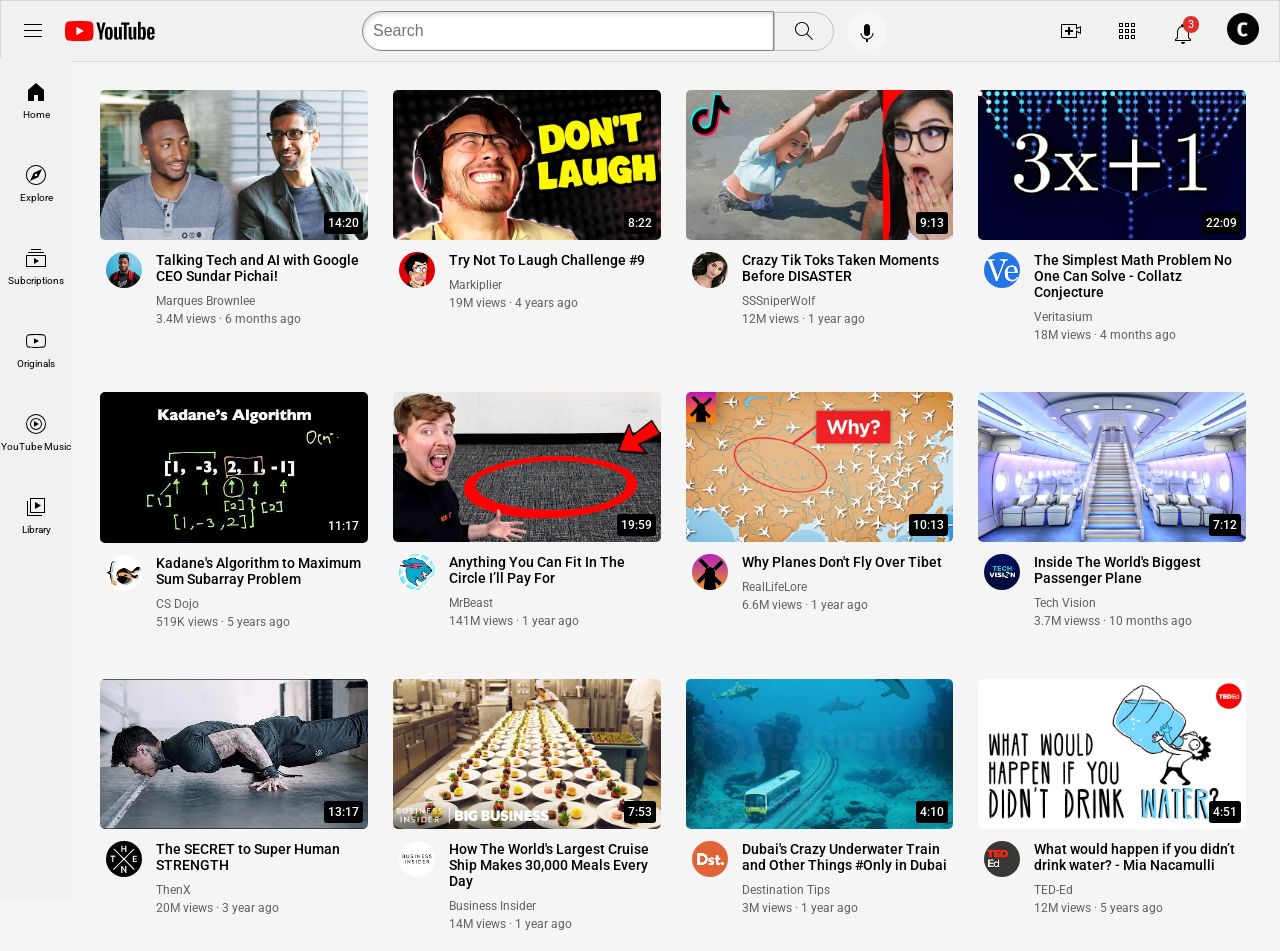
<file: index.html>
<!DOCTYPE html>
<html lang="en">
  <head>
    <meta charset="UTF-8" />
    <meta name="viewport" content="width=device-width, initial-scale=1.0" />
    <title>YouTube.Com</title>
    <link rel="stylesheet" href="general.css" />
    <link rel="stylesheet" href="thumbnails/" />
    <link rel="stylesheet" href="/video-preview.css" />
    <link rel="preconnect" href="https://fonts.googleapis.com" />
    <link rel="preconnect" href="https://fonts.gstatic.com" crossorigin />
    <link rel="stylesheet" href="/duration.css" />
    <link rel="stylesheet" href="/sidebar.css" />
    <link
      href="https://fonts.googleapis.com/css2?family=Roboto:ital,wght@0,100..900;1,100..900&display=swap"
      rel="stylesheet"
    />
    <link rel="stylesheet" href="/webpagegrid.css" />
    <link rel="stylesheet" href="headergrid.css" />
  </head>
  <body>
    <div class="header">
      <div class="left-section">
        <img class="threeline" src="/icons/hamburger-menu.svg" alt="" />
        <img class="youtubelogo" src="/icons/youtube-logo.svg" alt="" />
      </div>
      <div class="middle-section">
        <input type="text" class="search-bar" placeholder="Search" />
        <button class="searchbutton">
          <img class="searchicon" src="/icons/search.svg" alt="" />
          <div class="tooltip">Search</div>
        </button>
        <button class="voicebutton">
          <img
            class="voicesearchicon"
            src="/icons/voice-search-icon.svg"
            alt=""
          />
          <div class="tooltip">Search with your voice</div>
        </button>
      </div>

      <div class="right-section">
        <div class="uploadicon-contrainer">
          <img class="uploadicon" src="/icons/upload.svg" alt="" />
          <div class="tooltip">Create</div>
        </div>

        <div class="youtube-apps-contrainer">
          <img class="youtubeapps" src="/icons/youtube-apps.svg" alt="" />
          <div class="tooltip">YouTube apps</div>
        </div>

        <div class="notifications-container">
          <img
            class="notificationsicon"
            src="/icons/notifications.svg"
            alt=""
          />
          <div class="tooltip">Notifications</div>

          <div class="notifications-count">3</div>
        </div>
        <a href="https://youtube.com/@cobraffx2405?si=aRqlG4aFWe2J39yZ">
          <img class="mychannelicon" src="/cobra ff.jpg" alt="" />
        </a>
      </div>
    </div>

    <div class="sidebar">
      <div class="sidebar-link">
        <img src="/icons/home.svg" alt="" />
        <div>Home</div>
      </div>
      <div class="sidebar-link">
        <img src="/icons/explore.svg" alt="" />
        <div>Explore</div>
      </div>
      <div class="sidebar-link">
        <img src="/icons/subscriptions.svg" alt="" />
        <div>Subcriptions</div>
      </div>
      <div class="sidebar-link">
        <img src="/icons/originals.svg" alt="" />
        <div>Originals</div>
      </div>
      <div class="sidebar-link">
        <img src="/icons/youtube-music.svg" alt="" />
        <div>YouTube Music</div>
      </div>
      <div class="sidebar-link">
        <img src="/icons/library.svg" alt="" />
        <div>Library</div>
      </div>
    </div>

    <div class="webpage-grid">
      <div class="grid-box">
        <div class="div-thumbnail">
          <a href="https://youtu.be/n2RNcPRtAiY?si=fgIIA-dX7ZEl201_">
            <img class="thumbnail" src="/thumbnails/thumbnail-1.webp" alt="" />
          </a>
          <div class="duration">14:20</div>
        </div>

        <div class="grid-video-preview">
          <div class="grid-profile">
            <img class="profile" src="/thumbnails/profile1.jpeg" alt="" />
          </div>
          <div class="grid-video-info">
            <p class="describtion">
              Talking Tech and AI with Google CEO Sundar Pichai!
            </p>
            <p class="channel-name">Marques Brownlee</p>
            <p class="views-count">3.4M views · 6 months ago</p>
          </div>
        </div>
      </div>

      <div class="grid-box">
        <div class="div-thumbnail">
          <a href="https://youtu.be/mP0RAo9SKZk?si=ngqb1_bGhgnJLkRt">
            <img
              class="thumbnail"
              src="/thumbnails/thumbnail-2.webp"
              alt="https://youtu.be/mP0RAo9SKZk?si=xvaQQ2-9MTxNpBps"
            />
          </a>
          <div class="duration">8:22</div>
        </div>

        <div class="grid-video-preview">
          <div class="grid-profile">
            <img class="profile" src="/thumbnails/profile2.jpeg" alt="" />
          </div>
          <div class="grid-video-info">
            <p class="describtion">Try Not To Laugh Challenge #9</p>
            <p class="channel-name">Markiplier</p>
            <p class="views-count">19M views · 4 years ago</p>
          </div>
        </div>
      </div>

      <div class="grid-box">
        <div class="div-thumbnail">
          <a href="https://youtu.be/FgjPQQeTh1w?si=JoIHpxbOT2h2W8Sj">
            <img class="thumbnail" src="/thumbnails/thumbnail-3.webp" alt="" />
          </a>
          <div class="duration">9:13</div>
        </div>

        <div class="grid-video-preview">
          <div class="grid-profile">
            <img class="profile" src="/thumbnails/channel-3.jpeg" alt="" />
          </div>
          <div class="grid-video-info">
            <p class="describtion">
              Crazy Tik Toks Taken Moments Before DISASTER
            </p>
            <p class="channel-name">SSSniperWolf</p>
            <p class="views-count">12M views · 1 year ago</p>
          </div>
        </div>
      </div>
      <div class="grid-box">
        <div class="div-thumbnail">
          <a href="https://youtu.be/094y1Z2wpJg?si=_DZw1frfJaYzY4cj">
            <img class="thumbnail" src="/thumbnails/thumbnail-4.webp" alt="" />
          </a>
          <div class="duration">22:09</div>
        </div>

        <div class="grid-video-preview">
          <div class="grid-profile">
            <img class="profile" src="/thumbnails/channel-4.jpeg" alt="" />
          </div>
          <div class="grid-video-info">
            <p class="describtion">
              The Simplest Math Problem No One Can Solve - Collatz Conjecture
            </p>
            <p class="channel-name">Veritasium</p>
            <p class="views-count">18M views · 4 months ago</p>
          </div>
        </div>
      </div>

      <div class="grid-box">
        <div class="div-thumbnail">
          <a href="https://youtu.be/86CQq3pKSUw?si=vPr6qM3AfNokVjgr">
            <img class="thumbnail" src="/thumbnails/thumbnail-5.webp" alt="" />
          </a>
          <div class="duration">11:17</div>
        </div>

        <div class="grid-video-preview">
          <div class="grid-profile">
            <img class="profile" src="/thumbnails/channel-5.jpeg" alt="" />
          </div>
          <div class="grid-video-info">
            <p class="describtion">
              Kadane's Algorithm to Maximum Sum Subarray Problem
            </p>
            <p class="channel-name">CS Dojo</p>
            <p class="views-count">519K views · 5 years ago</p>
          </div>
        </div>
      </div>

      <div class="grid-box">
        <div class="div-thumbnail">
          <a href="https://youtu.be/yXWw0_UfSFg?si=96i4FCknJaoBenKe">
            <img class="thumbnail" src="/thumbnails/thumbnail-6.webp" alt="" />
          </a>
          <div class="duration">19:59</div>
        </div>

        <div class="grid-video-preview">
          <div class="grid-profile">
            <img class="profile" src="/thumbnails/channel-6.jpeg" alt="" />
          </div>
          <div class="grid-video-info">
            <p class="describtion">
              Anything You Can Fit In The Circle I’ll Pay For
            </p>
            <p class="channel-name">MrBeast</p>
            <p class="views-count">141M views · 1 year ago</p>
          </div>
        </div>
      </div>

      <div class="grid-box">
        <div class="div-thumbnail">
          <a href="https://youtu.be/fNVa1qMbF9Y?si=UD4lVI5pusUxPDMQ">
            <img class="thumbnail" src="/thumbnails/thumbnail-7.webp" alt="" />
          </a>
          <div class="duration">10:13</div>
        </div>

        <div class="grid-video-preview">
          <div class="grid-profile">
            <img class="profile" src="/thumbnails/channel-7.jpeg" alt="" />
          </div>
          <div class="grid-video-info">
            <p class="describtion">Why Planes Don't Fly Over Tibet</p>
            <p class="channel-name">RealLifeLore</p>
            <p class="views-count">6.6M views · 1 year ago</p>
          </div>
        </div>
      </div>

      <div class="grid-box">
        <div class="div-thumbnail">
          <a href="https://youtu.be/lFm4EM1juls?si=yLadN3d8BuVt4Lg0">
            <img class="thumbnail" src="/thumbnails/thumbnail-8.webp" alt="" />
          </a>
          <div class="duration">7:12</div>
        </div>

        <div class="grid-video-preview">
          <div class="grid-profile">
            <img class="profile" src="/thumbnails/channel-8.jpeg" alt="" />
          </div>
          <div class="grid-video-info">
            <p class="describtion">
              Inside The World's Biggest Passenger Plane
            </p>
            <p class="channel-name">Tech Vision</p>
            <p class="views-count">3.7M viewss · 10 months ago</p>
          </div>
        </div>
      </div>

      <div class="grid-box">
        <div class="div-thumbnail">
          <a href="https://youtu.be/ixmxOlcrlUc?si=K3xgMZ9734d9NHgh">
            <img class="thumbnail" src="/thumbnails/thumbnail-9.webp" alt="" />
          </a>
          <div class="duration">13:17</div>
        </div>

        <div class="grid-video-preview">
          <div class="grid-profile">
            <img class="profile" src="/thumbnails/channel-9.jpeg" alt="" />
          </div>
          <div class="grid-video-info">
            <p class="describtion">The SECRET to Super Human STRENGTH</p>
            <p class="channel-name">ThenX</p>
            <p class="views-count">20M views · 3 year ago</p>
          </div>
        </div>
      </div>

      <div class="grid-box">
        <div class="div-thumbnail">
          <a href="https://youtu.be/R2vXbFp5C9o?si=Fyx9xQuGluctt97f">
            <img class="thumbnail" src="/thumbnails/thumbnail-10.webp" alt="" />
          </a>
          <div class="duration">7:53</div>
        </div>

        <div class="grid-video-preview">
          <div class="grid-profile">
            <img class="profile" src="/thumbnails/channel-10.jpeg" alt="" />
          </div>
          <div class="grid-video-info">
            <p class="describtion">
              How The World's Largest Cruise Ship Makes 30,000 Meals Every Day
            </p>
            <p class="channel-name">Business Insider</p>
            <p class="views-count">14M views · 1 year ago</p>
          </div>
        </div>
      </div>

      <div class="grid-box">
        <div class="div-thumbnail">
          <a href="https://youtu.be/0nZuYyXET3s?si=fhxxbxyc8xnRdJeI">
            <img class="thumbnail" src="/thumbnails/thumbnail-11.webp" alt="" />
          </a>
          <div class="duration">4:10</div>
        </div>

        <div class="grid-video-preview">
          <div class="grid-profile">
            <img class="profile" src="/thumbnails/channel-11.jpeg" alt="" />
          </div>
          <div class="grid-video-info">
            <p class="describtion">
              Dubai's Crazy Underwater Train and Other Things #Only in Dubai
            </p>
            <p class="channel-name">Destination Tips</p>
            <p class="views-count">3M views · 1 year ago</p>
          </div>
        </div>
      </div>

      <div class="grid-box">
        <div class="div-thumbnail">
          <a href="https://youtu.be/9iMGFqMmUFs?si=CAgBdd8BLaTh5uph">
            <img class="thumbnail" src="/thumbnails/thumbnail-12.webp" alt="" />
          </a>
          <div class="duration">4:51</div>
        </div>

        <div class="grid-video-preview">
          <div class="grid-profile">
            <img class="profile" src="/thumbnails/channel-12.jpeg" alt="" />
          </div>
          <div class="grid-video-info">
            <p class="describtion">
              What would happen if you didn’t drink water? - Mia Nacamulli
            </p>
            <p class="channel-name">TED-Ed</p>
            <p class="views-count">12M views · 5 years ago</p>
          </div>
        </div>
      </div>
    </div>
  </body>
</html>

<style></style>
</file>
<file: general.css>
body{
  font-family: Roboto , Arial;
  padding-top: 80px;
  padding-left: 90px;
  padding-right: 24px;
  margin: 0px;
  background-color: whitesmoke;
  
}

p{
  margin: 0px;
}

h3{
  margin: 0px;
}
</file>
<file: video-preview.css>
.video-thumbnail{

   width: 100%;
 
}


.profile{

  width: 40px;
  border-radius: 20px;

}

.grid-video{
  height: 200px;
}

.grid-box{
  
}
</file>
<file: duration.css>
.duration{
  position: absolute;
  bottom: 10px;
  right: 5px;
  background-color: black;
  color: white;
  font-size: 12px;
  font-weight: 500;
  padding: 4px;
  border-radius: 3px;
}
</file>
<file: sidebar.css>
.sidebar {
  position: fixed;
  bottom: 0;
  top: 60px;
  left: 0;
  width: 72px;
  background-color: rgb(241, 241, 241);
  z-index: 50;
  margin-top: -2px;
}

.sidebar-link {
  height: 74px;
  display: flex;
  flex-direction: column;
  justify-content: center;
  align-items: center;
  transition: 0.15s;
  margin-bottom: 4px;
  padding-top: 5px;
  cursor: pointer;
}

.sidebar-link:hover {
  background-color:  rgba(219, 218, 218, 0.804);
  border-radius: 2px;
}

.sidebar-link img {
  height: 24px;
}

.sidebar-link div {
  font-size: 10px;
  margin-top: 5px;
}
</file>
<file: webpagegrid.css>
.webpage-grid {
    display: grid;
    grid-template-columns: 1fr 1fr 1fr;
    row-gap: 20px;
    column-gap: 5px;
  }

  @media (max-width: 509px){
    .webpage-grid{
      grid-template-columns: 1fr;
    }
}

  @media (min-width: 510px) and (max-width: 900px) {
    .webpage-grid{
      grid-template-columns: 1fr 1fr;
    }


  }

  @media (min-width: 901px) and (max-width: 999px){
     .webpage-grid{
      grid-template-columns: 1fr 1fr 1fr;
     }
  
  }


  @media(min-width:1000px){
    .webpage-grid{
      grid-template-columns: 1fr 1fr 1fr 1fr;
    }
  }

  .grid-box {
    border-radius: 10px;
    transition: 0.15s;
    padding: 10px;
  }

  .grid-box:hover {
    background-color: rgba(219, 218, 218, 0.804);
  }
  .grid-box:active {
    opacity: 0.8;
    transition: 0.50s;
  }

  .thumbnail {
    width: 100%;
    border-radius: 5px;
  }
  .div-thumbnail {
    cursor: pointer;
    position: relative;
    z-index: 0;
  }

  .grid-video-preview {
    display: grid;
    grid-template-columns: 50px 1fr;
    padding-left: 6px;
  }

  .profile {
    width: 36px;
    border-radius: 30px;
    margin-top: 8px;
    cursor: pointer;
  }

  .describtion {
    font-size: 14px;
    font-weight: 500;
    margin-top: 8px;
    cursor: pointer;
  }

  .channel-name {
    font-size: 12px;
    color: rgb(96, 96, 96);
    margin-top: 10px;
    cursor: pointer;
  }

  .views-count {
    font-size: 12px;
    color: rgb(96, 96, 96);
    margin-top: 4px;
    margin-bottom: 10px;
  }
</file>
<file: headergrid.css>
.header {
  display: flex;
  justify-content: space-between;
  background-color: rgb(241, 241, 241);

  height: 60px;
  position: fixed;
  left: 0px;
  right: 0px;
  top: 0px;
  z-index: 25;
  border: 1px solid rgb(216, 216, 216);
}

.left-section {
  display: flex;
  align-items: center;
}

.threeline {
  width: 24px;
  margin-left: 20px;
  margin-right: 20px;
  cursor: pointer;
}

.youtubelogo {
  width: 90px;
  height: 20px;
}

.middle-section {
  display: flex;
  flex: 1;
  max-width: 525px;
  margin-left: 70px;
  margin-right: 35px;
  align-items: center;
}

.search-bar {
  flex: 1;
  height: 36px;
  width: 60px;
  padding-left: 10px;
  font-size: 16px;
  border: 1px solid rgb(137, 132, 132);
  border-top-left-radius: 30px;
  border-bottom-left-radius: 30px;
  box-shadow: inset 1px 2px 5px rgba(0, 0, 0, 0.15);
}

.search-bar::placeholder {
  font-size: 16px;
}

.searchbutton {
  height: 39px;
  width: 60px;
  background-color: rgb(241, 241, 241);
  border: 1px solid rgb(192, 192, 192);
  margin-left: -px;
  margin-right: 8px;
  border-bottom-right-radius: 30px;
  border-top-right-radius: 30px;
  position: relative;
  display: flex;
  justify-content: center;
  align-items: center;
  flex-direction: column;
}

.voicebutton {
  width: 40px;
  height: 40px;
  border-radius: 20px;
  border: none;
  margin-left: 5px;
  background-color: rgb(246, 246, 246);
  position: relative;
  display: flex;
  flex-direction: column;
  align-items: center;
  justify-content: center;
}

.searchbutton:hover {
  background-color: rgb(197, 197, 197);
  transition: 0.25s;
}

.searchbutton .tooltip,
.voicebutton .tooltip ,
 .uploadicon-contrainer .tooltip ,
  .youtube-apps-contrainer .tooltip ,
   .notifications-container .tooltip{
  position: absolute;
  background-color: grey;
  color: white;
  padding: 5px;
  border-radius: 3px;
  font-size: 12px;
  opacity: 0;
  pointer-events: none;
  text-wrap: nowrap;
  margin-bottom: -100px;

}

.uploadicon-contrainer ,
 .youtube-apps-contrainer ,
  .notifications-container{
  width: 24px;
  border-radius: 10px;
  cursor: pointer;
  position: relative;
  display: flex;
  flex-direction: column;
  justify-content: center;
  align-items: center;


}


.searchbutton:hover .tooltip,
.voicebutton:hover .tooltip,
.uploadicon-contrainer:hover .tooltip ,
 .youtube-apps-contrainer:hover .tooltip ,
  .notifications-container:hover .tooltip {
  opacity: 1;
  transition: 0.15s;
}

.searchicon {
  width: 24px;
}

.voicesearchicon {
  width: 24px;
  margin-top: 4px;
}

.right-section {
  display: flex;
  width: 200px;
  align-items: center;
  justify-content: space-between;
  margin-right: 20px;
  flex-shrink: 0;
}


.youtubeapps {
  width: 24px;
  border-radius: 20px;
  cursor: pointer;
}
.youtubeapps:hover {
  opacity: 0.8;
}

.notificationsicon {
  width: 24px;
  border-radius: 20px;
  cursor: pointer;
  margin-top: 5px;
}

.notificationsicon:hover , .uploadicon:hover , .voicesearchicon:hover{
  opacity: 0.8;
}


.notifications-count {
  position: absolute;
  top: -1px;
  right: -4px;
  background-color: rgb(218, 46, 46);
  color: white;
  font-size: 11px;
  padding: 2px 5px 2px 5px;
  border-radius: 20px;
}

.mychannelicon {
  width: 32px;
  height: 32px;
  border-radius: 50px;
  cursor: pointer;
}
</file>
